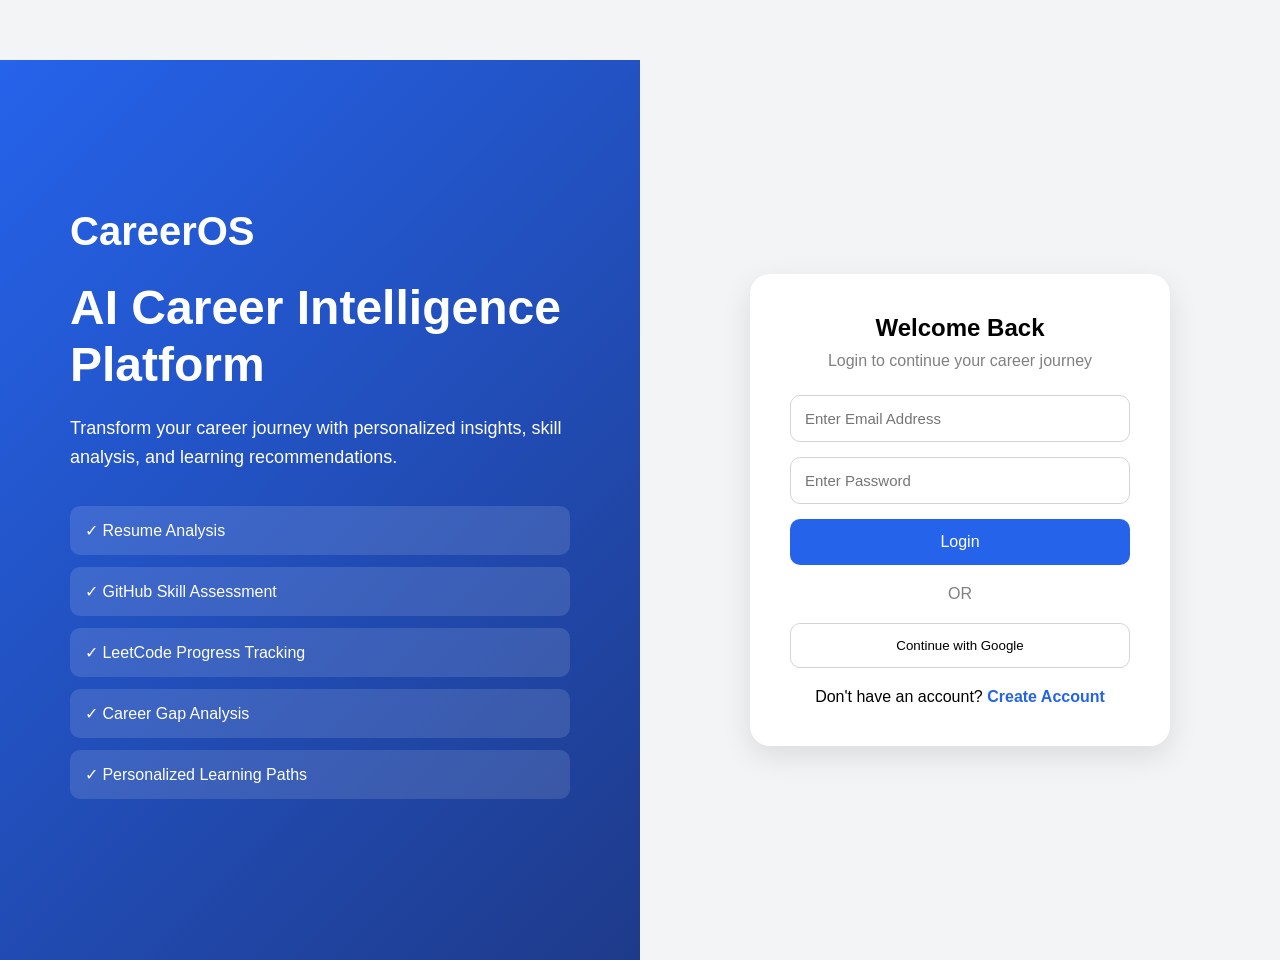
<file: index.html>
<!DOCTYPE html>
<html lang="en">
<head>
    <meta charset="UTF-8">
    <meta name="viewport" content="width=device-width, initial-scale=1.0">
    <title>CareerOS</title>
    <link rel="stylesheet" href="css/style.css">
</head>
<body>


    <div class="main-content">

        <!-- Page Content Goes Here -->

    </div>

</div>
<div class="container">

    <div class="left-panel">

        <div class="logo">
            CareerOS
        </div>

        <h1>
            AI Career Intelligence Platform
        </h1>

        <p>
            Transform your career journey with personalized insights,
            skill analysis, and learning recommendations.
        </p>

        <div class="features">

            <div class="feature">✓ Resume Analysis</div>

            <div class="feature">✓ GitHub Skill Assessment</div>

            <div class="feature">✓ LeetCode Progress Tracking</div>

            <div class="feature">✓ Career Gap Analysis</div>

            <div class="feature">✓ Personalized Learning Paths</div>

        </div>

    </div>

    <div class="right-panel">

        <div class="login-card">

            <h2>Welcome Back</h2>

            <p class="subtitle">
                Login to continue your career journey
            </p>

            <input
                type="email"
                placeholder="Enter Email Address">

            <input
                type="password"
                placeholder="Enter Password">

            <button class="login-btn">
                Login
            </button>

            <div class="divider">
                OR
            </div>

            <button class="google-btn">
                Continue with Google
            </button>

            <p class="signup-text">
                Don't have an account?

                <a href="signup.html">
                    Create Account
                </a>
            </p>

        </div>

    </div>

</div>

</body>
</html>
</file>
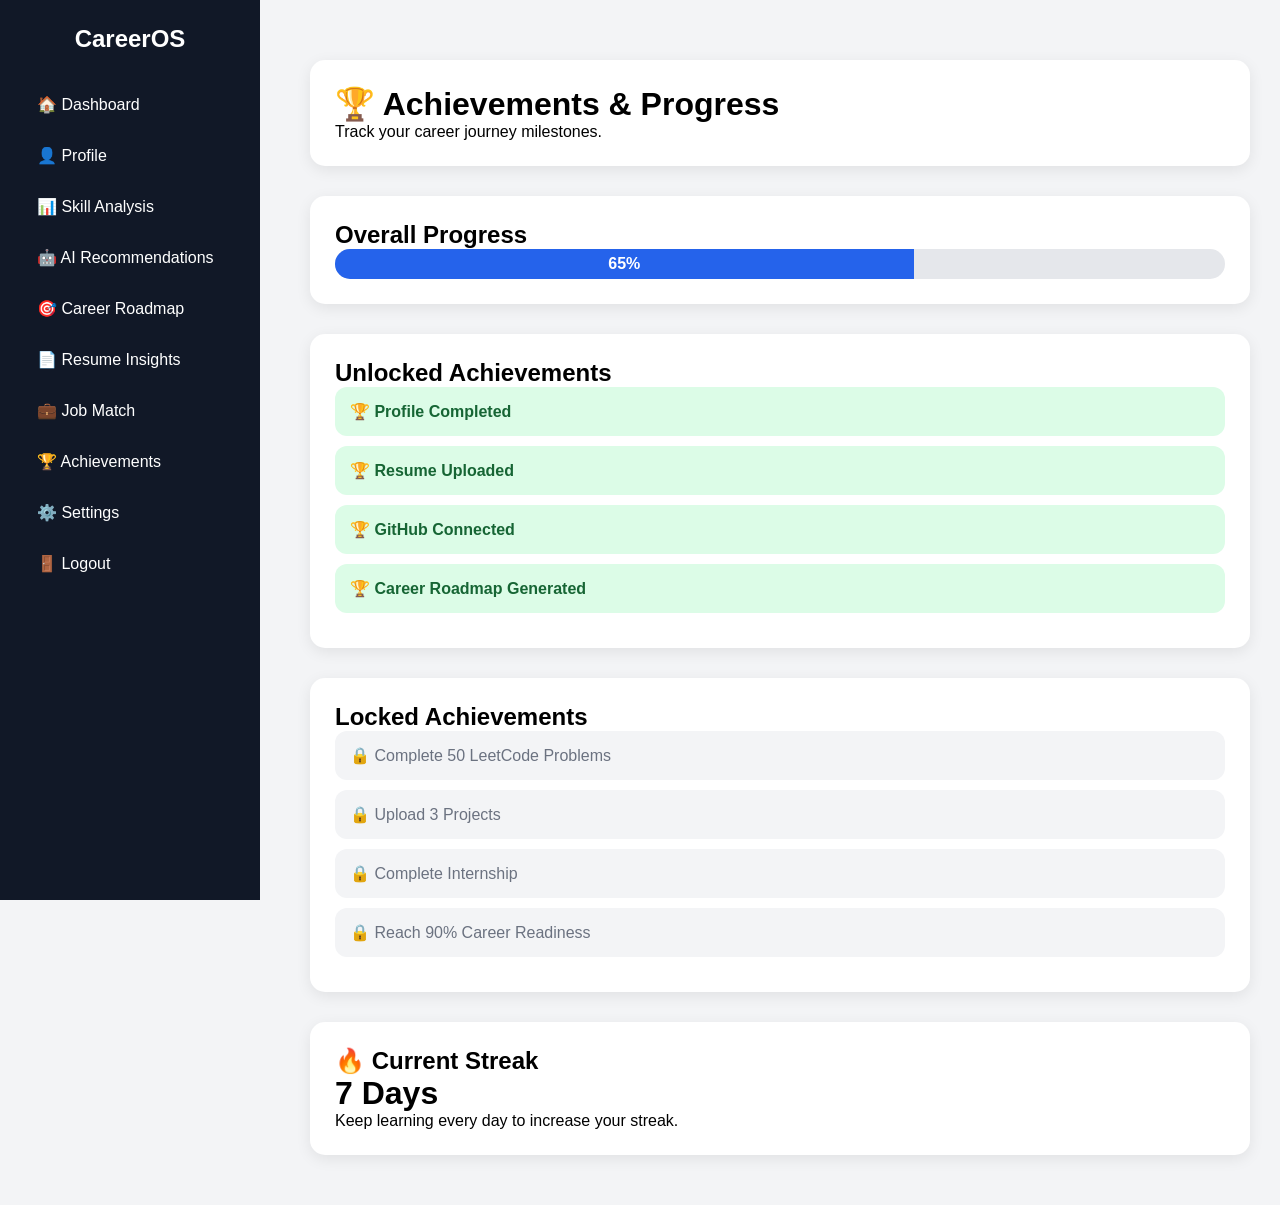
<file: achievements.html>
<!DOCTYPE html>
<html lang="en">
<head>

<meta charset="UTF-8">
<meta name="viewport" content="width=device-width, initial-scale=1.0">

<title>CareerOS - Achievements</title>

<link rel="stylesheet" href="css/style.css">

</head>
<body>
    <div class="layout">

    <div class="sidebar">

        <h2>CareerOS</h2>

        <a href="dashboard.html">🏠 Dashboard</a>

        <a href="profile-view.html">👤 Profile</a>

        <a href="skill-analysis.html">📊 Skill Analysis</a>

        <a href="ai-recommendations.html">🤖 AI Recommendations</a>

        <a href="roadmap.html">🎯 Career Roadmap</a>

        <a href="resume-insights.html">📄 Resume Insights</a>

        <a href="job-match.html">💼 Job Match</a>

        <a href="achievements.html">🏆 Achievements</a>

        <a href="settings.html">⚙️ Settings</a>

        <a href="index.html">🚪 Logout</a>

    </div>

    <div class="main-content">

       <div class="section">

        <h1>🏆 Achievements & Progress</h1>

        <p>
            Track your career journey milestones.
        </p>

    </div>

    <div class="section">

        <h2>Overall Progress</h2>

        <div class="progress-bar">

            <div class="progress-fill">

                65%

            </div>

        </div>

    </div>

    <div class="section">

        <h2>Unlocked Achievements</h2>

        <div class="achievement-card">

            🏆 Profile Completed

        </div>

        <div class="achievement-card">

            🏆 Resume Uploaded

        </div>

        <div class="achievement-card">

            🏆 GitHub Connected

        </div>

        <div class="achievement-card">

            🏆 Career Roadmap Generated

        </div>

    </div>

    <div class="section">

        <h2>Locked Achievements</h2>

        <div class="locked-card">

            🔒 Complete 50 LeetCode Problems

        </div>

        <div class="locked-card">

            🔒 Upload 3 Projects

        </div>

        <div class="locked-card">

            🔒 Complete Internship

        </div>

        <div class="locked-card">

            🔒 Reach 90% Career Readiness

        </div>

    </div>

    <div class="section">

        <h2>🔥 Current Streak</h2>

        <h1>7 Days</h1>

        <p>
            Keep learning every day to increase your streak.
        </p>

    </div>

    </div>

</div>



    

</body>
</html>
</file>
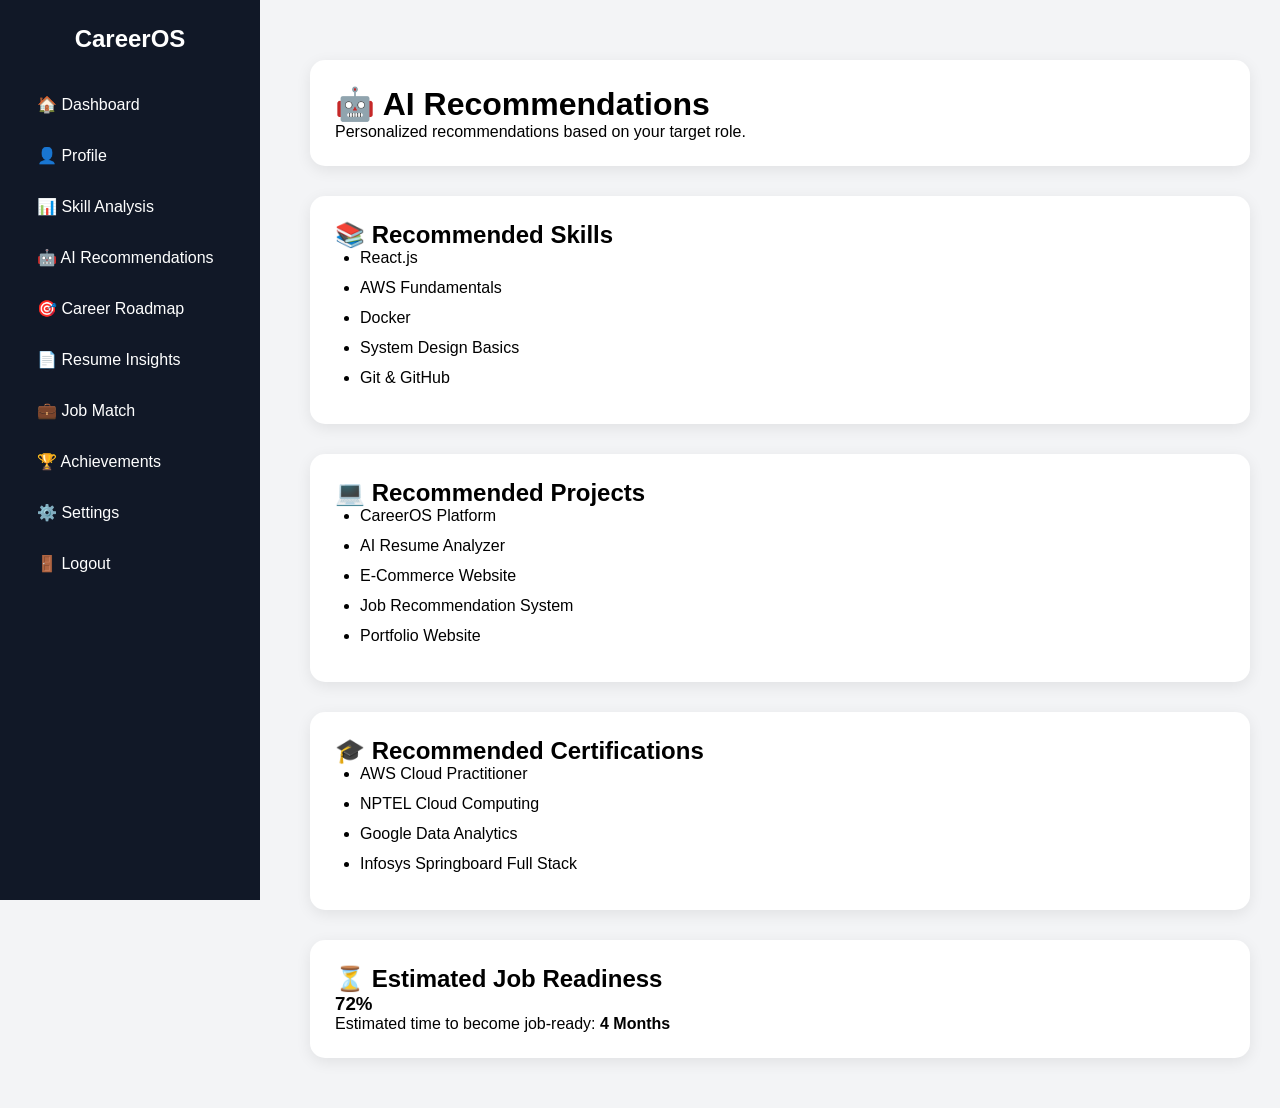
<file: ai-recommendations.html>
<!DOCTYPE html>
<html lang="en">
<head>
<meta charset="UTF-8">
<meta name="viewport" content="width=device-width, initial-scale=1.0">

<title>CareerOS - AI Recommendations</title>

<link rel="stylesheet" href="css/style.css">
</head>
<body>
    <div class="layout">

    <div class="sidebar">

        <h2>CareerOS</h2>

        <a href="dashboard.html">🏠 Dashboard</a>

        <a href="profile-view.html">👤 Profile</a>

        <a href="skill-analysis.html">📊 Skill Analysis</a>

        <a href="ai-recommendations.html">🤖 AI Recommendations</a>

        <a href="roadmap.html">🎯 Career Roadmap</a>

        <a href="resume-insights.html">📄 Resume Insights</a>

        <a href="job-match.html">💼 Job Match</a>

        <a href="achievements.html">🏆 Achievements</a>

        <a href="settings.html">⚙️ Settings</a>

        <a href="index.html">🚪 Logout</a>

    </div>

    <div class="main-content">

       
    <div class="section">

        <h1>🤖 AI Recommendations</h1>

        <p>
            Personalized recommendations based on your target role.
        </p>

    </div>

    <div class="section">

        <h2>📚 Recommended Skills</h2>

        <ul class="recommend-list">

            <li>React.js</li>

            <li>AWS Fundamentals</li>

            <li>Docker</li>

            <li>System Design Basics</li>

            <li>Git & GitHub</li>

        </ul>

    </div>

    <div class="section">

        <h2>💻 Recommended Projects</h2>

        <ul class="recommend-list">

            <li>CareerOS Platform</li>

            <li>AI Resume Analyzer</li>

            <li>E-Commerce Website</li>

            <li>Job Recommendation System</li>

            <li>Portfolio Website</li>

        </ul>

    </div>

    <div class="section">

        <h2>🎓 Recommended Certifications</h2>

        <ul class="recommend-list">

            <li>AWS Cloud Practitioner</li>

            <li>NPTEL Cloud Computing</li>

            <li>Google Data Analytics</li>

            <li>Infosys Springboard Full Stack</li>

        </ul>

    </div>

    <div class="section">

        <h2>⏳ Estimated Job Readiness</h2>

        <h3>72%</h3>

        <p>
            Estimated time to become job-ready:
            <strong>4 Months</strong>
        </p>

    </div>

    </div>

</div>



    


</body>
</html>
</file>
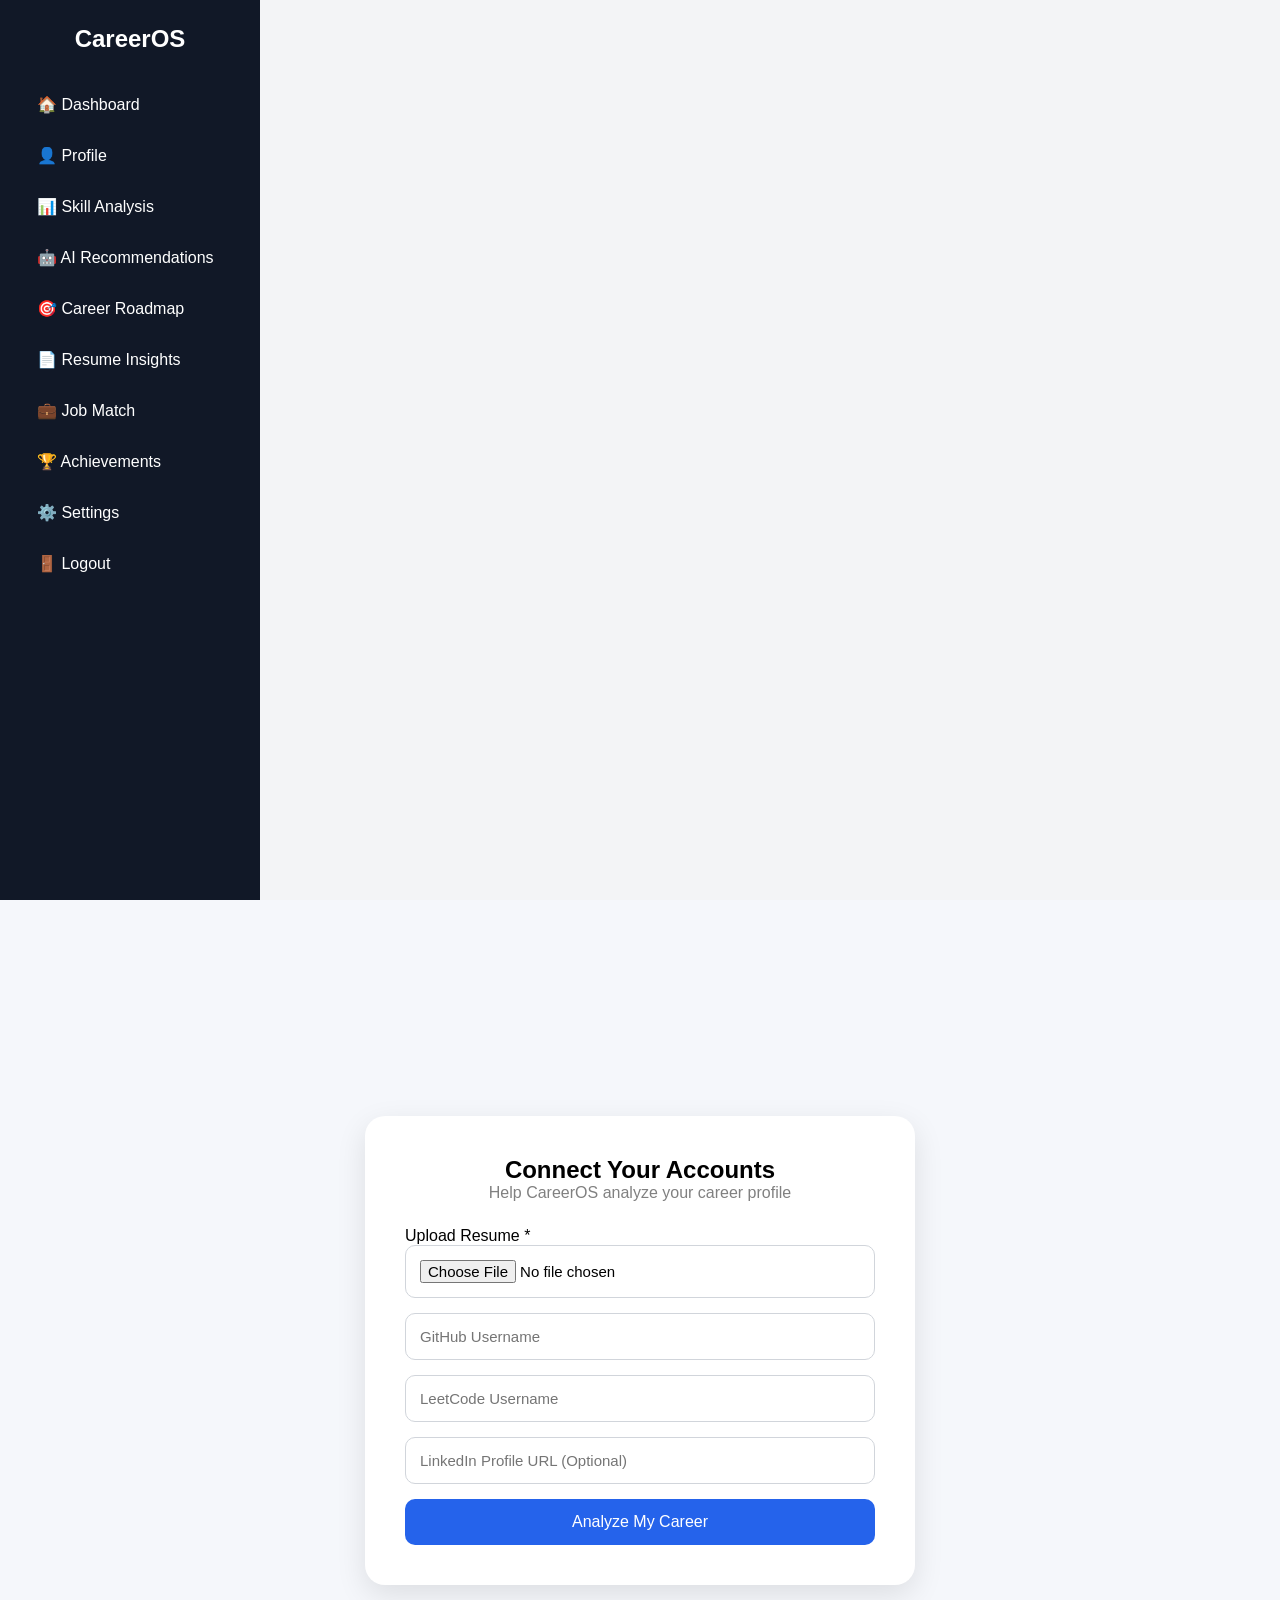
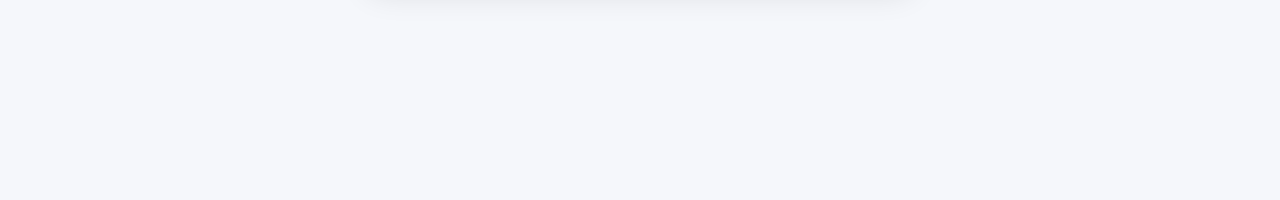
<file: connect-accounts.html>
<!DOCTYPE html>
<html lang="en">
<head>
    <meta charset="UTF-8">
    <meta name="viewport" content="width=device-width, initial-scale=1.0">
    <title>CareerOS - Connect Accounts</title>

    <link rel="stylesheet" href="css/style.css">
</head>
<body>
    <div class="layout">

    <div class="sidebar">

        <h2>CareerOS</h2>

        <a href="dashboard.html">🏠 Dashboard</a>

        <a href="profile-view.html">👤 Profile</a>

        <a href="skill-analysis.html">📊 Skill Analysis</a>

        <a href="ai-recommendations.html">🤖 AI Recommendations</a>

        <a href="roadmap.html">🎯 Career Roadmap</a>

        <a href="resume-insights.html">📄 Resume Insights</a>

        <a href="job-match.html">💼 Job Match</a>

        <a href="achievements.html">🏆 Achievements</a>

        <a href="settings.html">⚙️ Settings</a>

        <a href="index.html">🚪 Logout</a>

    </div>

    <div class="main-content">

        

    </div>

</div>

<div class="connect-container">

    <div class="connect-card">

        <h2>Connect Your Accounts</h2>

        <p class="subtitle">
            Help CareerOS analyze your career profile
        </p>

        <!-- Resume Upload -->

        <label>Upload Resume *</label>

        <input
            type="file"
            id="resume"
            accept=".pdf,.doc,.docx">

        <p id="resumeError" class="error-message"></p>

        <!-- GitHub -->

        <input
            type="text"
            id="github"
            placeholder="GitHub Username">

        <p id="githubError" class="error-message"></p>

        <!-- LeetCode -->

        <input
            type="text"
            id="leetcode"
            placeholder="LeetCode Username">

        <p id="leetcodeError" class="error-message"></p>

        <!-- LinkedIn -->

        <input
            type="url"
            id="linkedin"
            placeholder="LinkedIn Profile URL (Optional)">

        <p id="linkedinError" class="error-message"></p>

        <button onclick="analyzeCareer()">
            Analyze My Career
        </button>

    </div>

</div>

<script src="js/connect.js"></script>

</body>
</html>
</file>
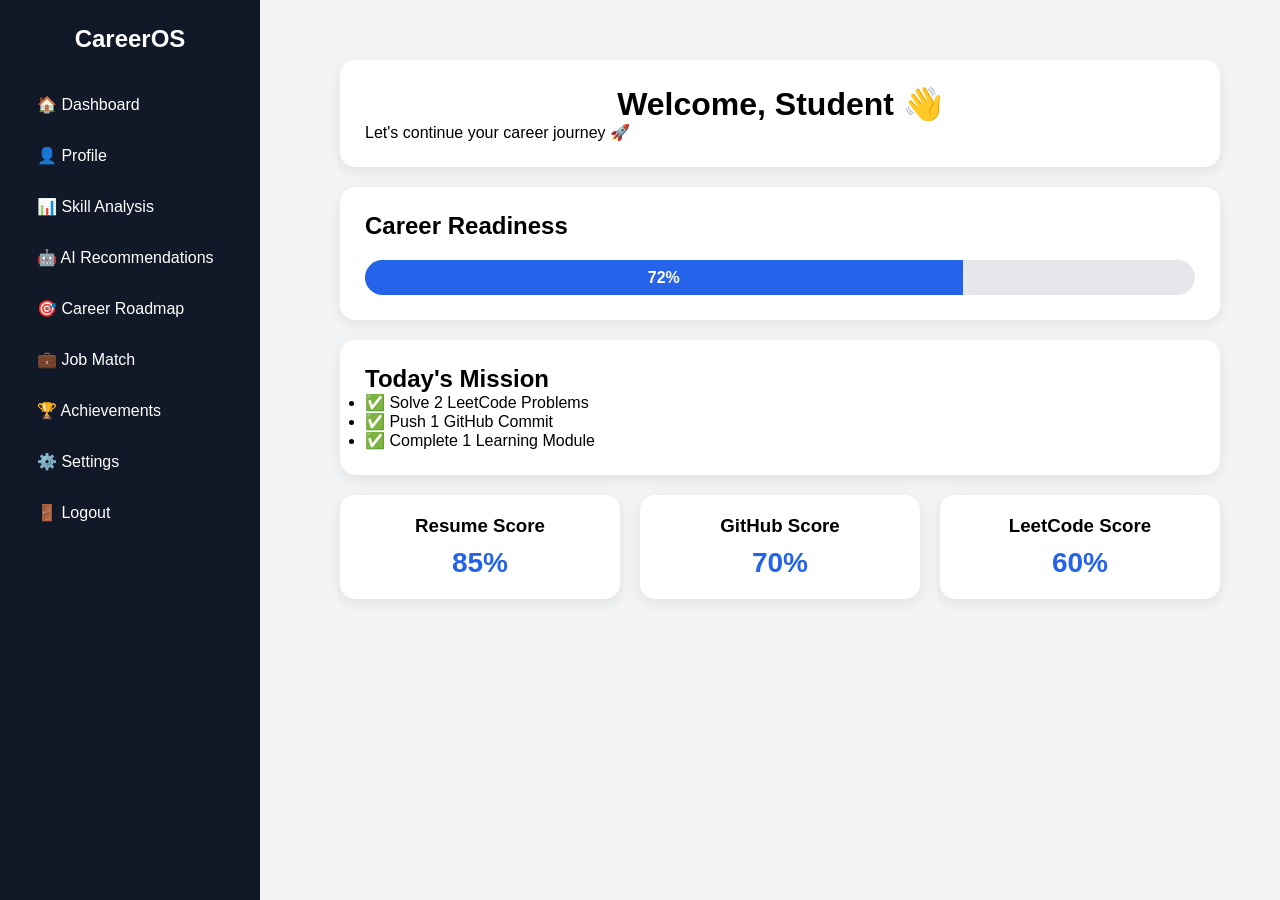
<file: dashboard.html>
<!DOCTYPE html>

<html lang="en">
<head>
<meta charset="UTF-8">
<meta name="viewport" content="width=device-width, initial-scale=1.0">

<title>CareerOS Dashboard</title>

<link rel="stylesheet" href="css/style.css">
</head>

<body>

<div class="layout">


<button class="menu-btn" onclick="toggleSidebar()">
    ☰
</button>

<div class="sidebar">

    <h2>CareerOS</h2>

    <a href="dashboard.html">🏠 Dashboard</a>
    <a href="profile-view.html">👤 Profile</a>
    <a href="skill-analysis.html">📊 Skill Analysis</a>
    <a href="ai-recommendations.html">🤖 AI Recommendations</a>
    <a href="roadmap.html">🎯 Career Roadmap</a>
    <a href="job-match.html">💼 Job Match</a>
    <a href="achievements.html">🏆 Achievements</a>
    <a href="settings.html">⚙️ Settings</a>
    <a href="index.html">🚪 Logout</a>

</div>

<div class="main-content">

    <div class="dashboard-container">

        <div class="welcome-card">

            <h1 id="welcomeName">
                Welcome
            </h1>

            <p>
                Let's continue your career journey 🚀
            </p>

        </div>

        <div class="readiness-card">

            <h2>Career Readiness</h2>

            <div class="meter">

                <div class="meter-fill">
                    72%
                </div>

            </div>

        </div>

        <div class="mission-card">

            <h2>Today's Mission</h2>

            <ul>

                <li>✅ Solve 2 LeetCode Problems</li>
                <li>✅ Push 1 GitHub Commit</li>
                <li>✅ Complete 1 Learning Module</li>

            </ul>

        </div>

        <div class="stats-grid">

            <div class="stat-card">

                <h3>Resume Score</h3>

                <p>85%</p>

            </div>

            <div class="stat-card">

                <h3>GitHub Score</h3>

                <p>70%</p>

            </div>

            <div class="stat-card">

                <h3>LeetCode Score</h3>

                <p>60%</p>

            </div>

        </div>

    </div>

</div>


</div>

<script>

function toggleSidebar(){

    document.querySelector(".sidebar")
    .classList.toggle("show");

}

const firstName =
localStorage.getItem("firstName") || "Student";

document.getElementById("welcomeName")
.innerText =
`Welcome, ${firstName} 👋`;

</script>

</body>
</html>
</file>
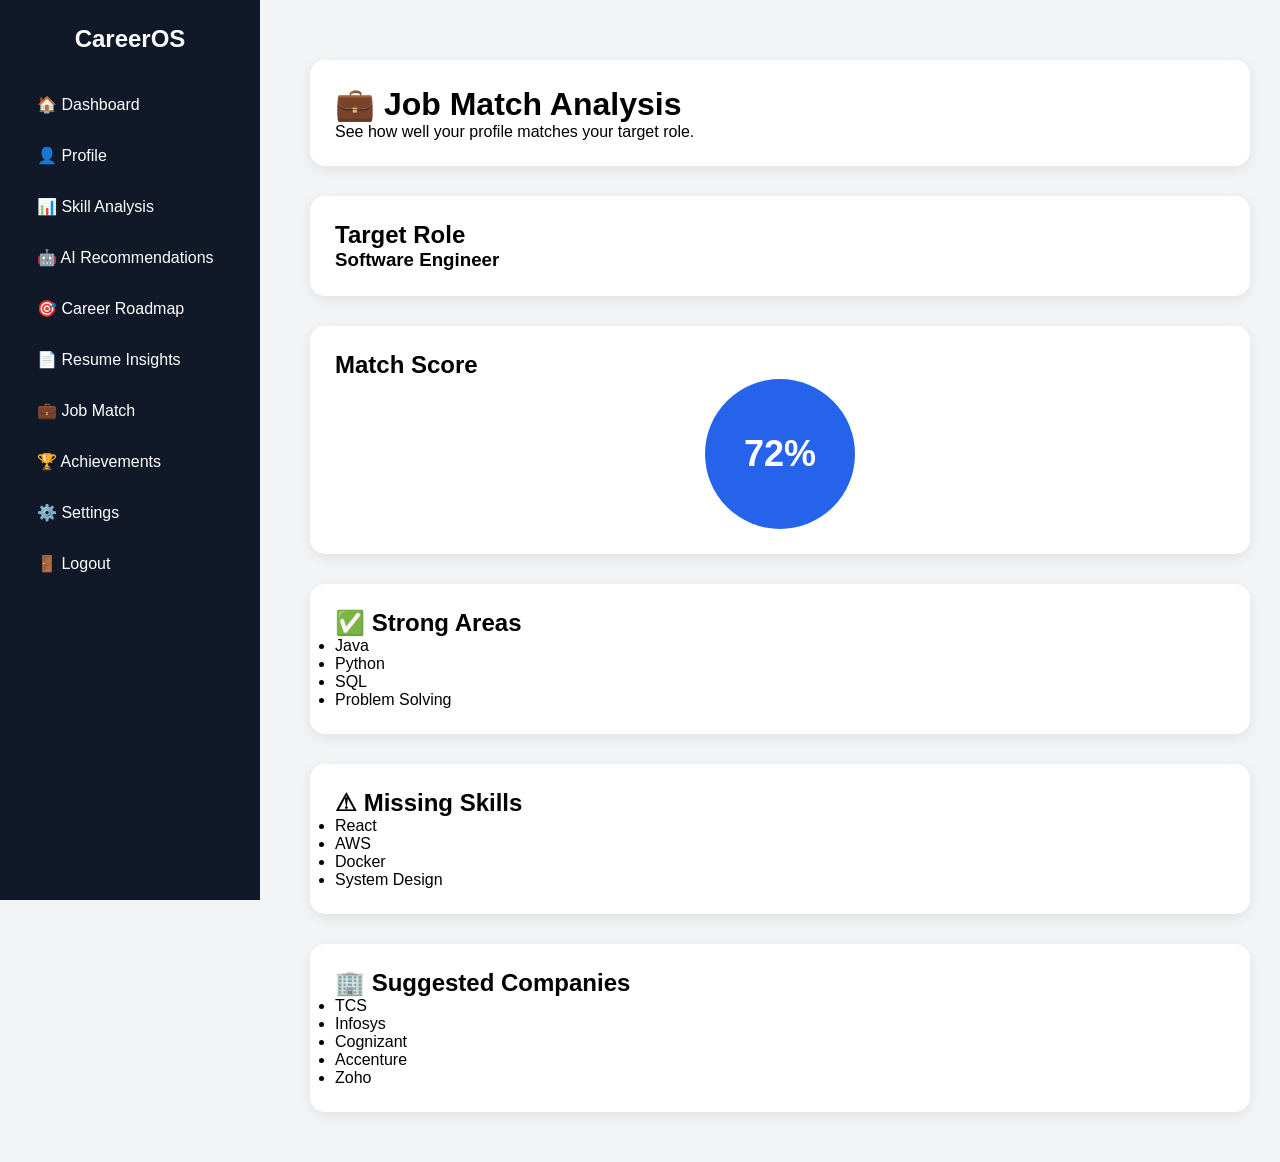
<file: job-match.html>
<!DOCTYPE html>
<html lang="en">
<head>

<meta charset="UTF-8">
<meta name="viewport" content="width=device-width, initial-scale=1.0">

<title>CareerOS - Job Match</title>

<link rel="stylesheet" href="css/style.css">

</head>
<body>
<div class="layout">

    <div class="sidebar">

        <h2>CareerOS</h2>

        <a href="dashboard.html">🏠 Dashboard</a>

        <a href="profile-view.html">👤 Profile</a>

        <a href="skill-analysis.html">📊 Skill Analysis</a>

        <a href="ai-recommendations.html">🤖 AI Recommendations</a>

        <a href="roadmap.html">🎯 Career Roadmap</a>

        <a href="resume-insights.html">📄 Resume Insights</a>

        <a href="job-match.html">💼 Job Match</a>

        <a href="achievements.html">🏆 Achievements</a>

        <a href="settings.html">⚙️ Settings</a>

        <a href="index.html">🚪 Logout</a>

    </div>

    <div class="main-content">

       <div class="section">

        <h1>💼 Job Match Analysis</h1>

        <p>
            See how well your profile matches your target role.
        </p>

    </div>

    <div class="section">

        <h2>Target Role</h2>

        <h3 id="targetRoleDisplay">
            Software Engineer
        </h3>

    </div>

    <div class="section">

        <h2>Match Score</h2>

        <div class="match-score">

            72%

        </div>

    </div>

    <div class="section">

        <h2>✅ Strong Areas</h2>

        <ul>

            <li>Java</li>

            <li>Python</li>

            <li>SQL</li>

            <li>Problem Solving</li>

        </ul>

    </div>

    <div class="section">

        <h2>⚠ Missing Skills</h2>

        <ul>

            <li>React</li>

            <li>AWS</li>

            <li>Docker</li>

            <li>System Design</li>

        </ul>

    </div>

    <div class="section">

        <h2>🏢 Suggested Companies</h2>

        <ul>

            <li>TCS</li>

            <li>Infosys</li>

            <li>Cognizant</li>

            <li>Accenture</li>

            <li>Zoho</li>

        </ul>

    </div>

    </div>

</div>


    <script>

document.getElementById("targetRoleDisplay")
.innerText =
localStorage.getItem("targetRole") ||
"Software Engineer";

</script>

</body>
</html>
</file>
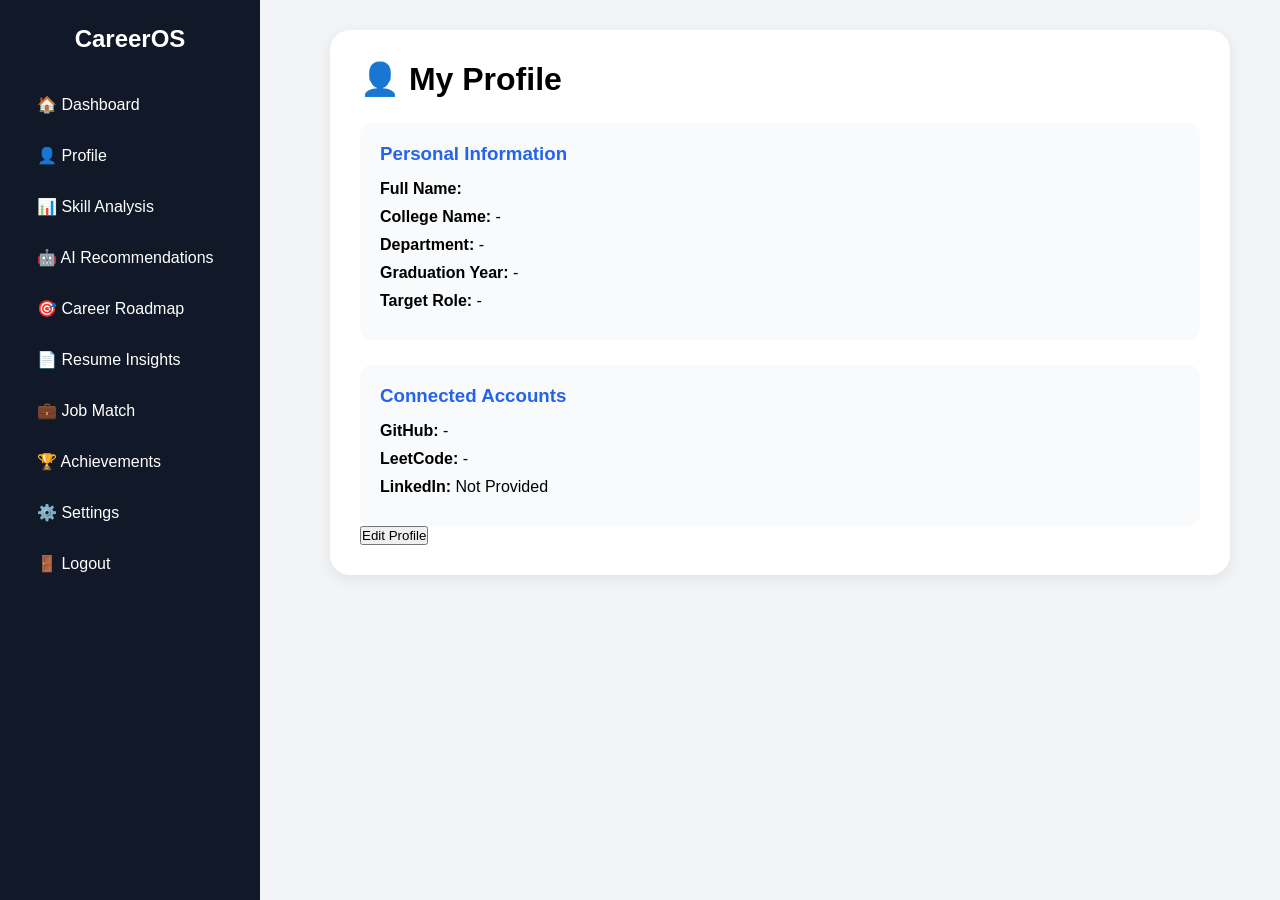
<file: profile-view.html>
<!DOCTYPE html>
<html lang="en">
<head>
<meta charset="UTF-8">
<meta name="viewport" content="width=device-width, initial-scale=1.0">
<title>CareerOS - My Profile</title>

<link rel="stylesheet" href="css/style.css">
</head>
<body>
<div class="layout">

    <div class="sidebar">

        <h2>CareerOS</h2>

        <a href="dashboard.html">🏠 Dashboard</a>

        <a href="profile-view.html">👤 Profile</a>

        <a href="skill-analysis.html">📊 Skill Analysis</a>

        <a href="ai-recommendations.html">🤖 AI Recommendations</a>

        <a href="roadmap.html">🎯 Career Roadmap</a>

        <a href="resume-insights.html">📄 Resume Insights</a>

        <a href="job-match.html">💼 Job Match</a>

        <a href="achievements.html">🏆 Achievements</a>

        <a href="settings.html">⚙️ Settings</a>

        <a href="index.html">🚪 Logout</a>

    </div>

    <div class="main-content">

       <div class="profile-view-card">

        <h1>👤 My Profile</h1>

        <div class="profile-section">

            <h3>Personal Information</h3>

            <p><strong>Full Name:</strong> <span id="fullName"></span></p>

            <p><strong>College Name:</strong> <span id="collegeName"></span></p>

            <p><strong>Department:</strong> <span id="branch"></span></p>

            <p><strong>Graduation Year:</strong> <span id="graduationYear"></span></p>

            <p><strong>Target Role:</strong> <span id="targetRole"></span></p>

        </div>

        <div class="profile-section">

            <h3>Connected Accounts</h3>

            <p><strong>GitHub:</strong> <span id="github"></span></p>

            <p><strong>LeetCode:</strong> <span id="leetcode"></span></p>

            <p><strong>LinkedIn:</strong> <span id="linkedin"></span></p>

        </div>

        <button onclick="window.location.href='profile.html'">
            Edit Profile
        </button>

    </div>

    </div>

</div>


    <script>

const firstName = localStorage.getItem("firstName") || "";
const middleName = localStorage.getItem("middleName") || "";
const lastName = localStorage.getItem("lastName") || "";

document.getElementById("fullName").innerText =
`${firstName} ${middleName} ${lastName}`;

document.getElementById("collegeName").innerText =
localStorage.getItem("collegeName") || "-";

document.getElementById("branch").innerText =
localStorage.getItem("branch") || "-";

document.getElementById("graduationYear").innerText =
localStorage.getItem("graduationYear") || "-";

document.getElementById("targetRole").innerText =
localStorage.getItem("targetRole") || "-";

document.getElementById("github").innerText =
localStorage.getItem("github") || "-";

document.getElementById("leetcode").innerText =
localStorage.getItem("leetcode") || "-";

document.getElementById("linkedin").innerText =
localStorage.getItem("linkedin") || "Not Provided";

</script>

</body>
</html>
</file>
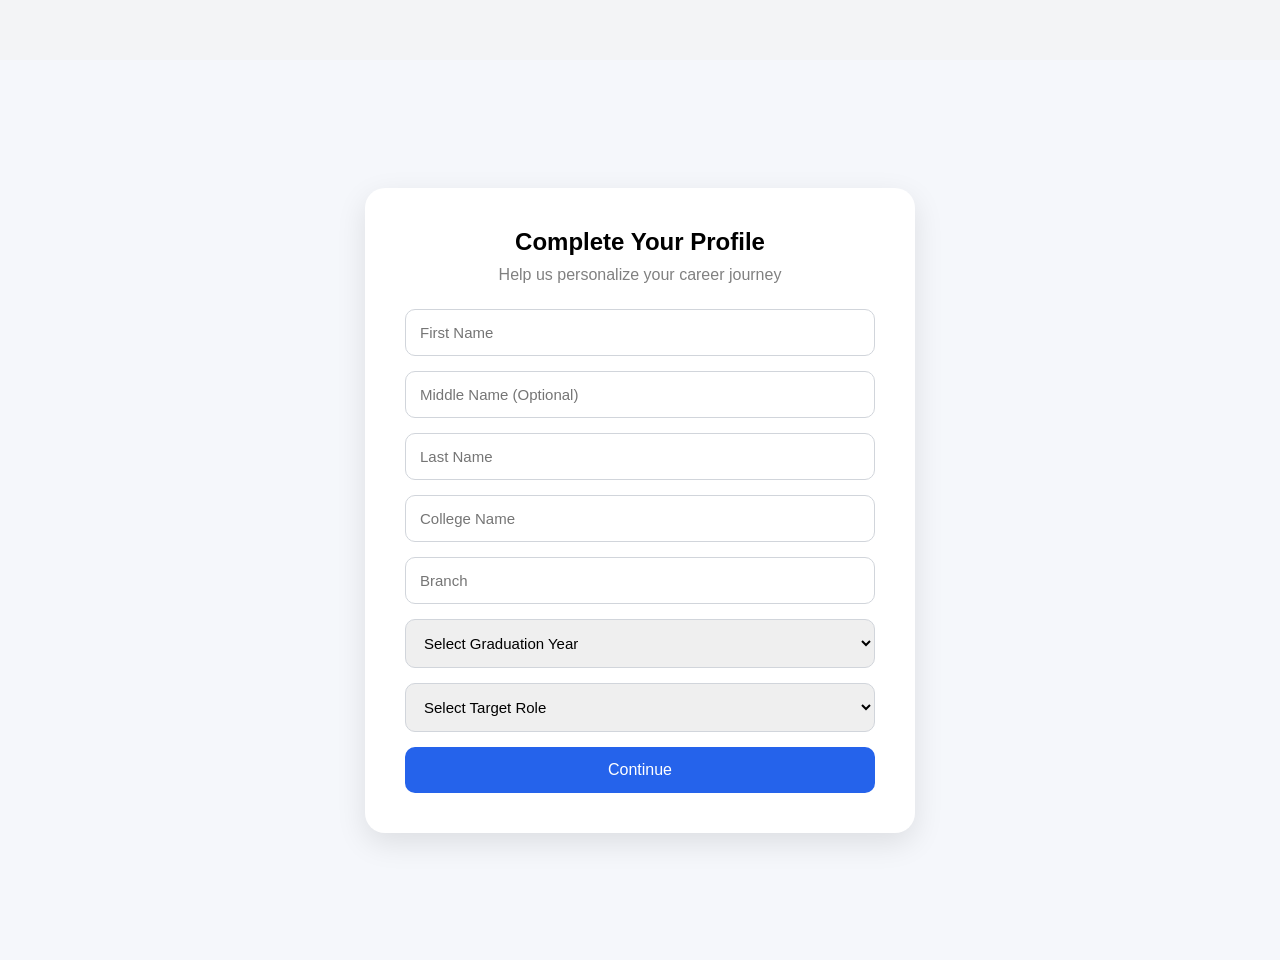
<file: profile.html>
<!DOCTYPE html>
<html lang="en">
<head>
    <meta charset="UTF-8">
    <meta name="viewport" content="width=device-width, initial-scale=1.0">
    <title>CareerOS - Profile Setup</title>

    <link rel="stylesheet" href="css/style.css">
</head>
<body>


    <div class="main-content">

        <!-- Page Content Goes Here -->

    </div>

</div>
<div class="profile-container">

    <div class="profile-card">

        <h2>Complete Your Profile</h2>

        <p class="subtitle">
            Help us personalize your career journey
        </p>

        <input type="text" id="firstName" placeholder="First Name">
        <p id="firstNameError" class="error-message"></p>

        <input type="text" id="middleName" placeholder="Middle Name (Optional)">

        <input type="text" id="lastName" placeholder="Last Name">
        <p id="lastNameError" class="error-message"></p>

        <input type="text" id="collegeName" placeholder="College Name">
        <p id="collegeError" class="error-message"></p>

        <input type="text" id="branch" placeholder="Branch">
        <p id="branchError" class="error-message"></p>

        <select id="graduationYear">
            <option value="">Select Graduation Year</option>
        </select>
        <p id="graduationYearError" class="error-message"></p>

        <select id="targetRole">
            <option value="">Select Target Role</option>

            <option>Software Engineer</option>
            <option>Full Stack Developer</option>
            <option>Frontend Developer</option>
            <option>Backend Developer</option>
            <option>Data Analyst</option>
            <option>Data Scientist</option>
            <option>AI / ML Engineer</option>
            <option>Cloud Engineer</option>
            <option>DevOps Engineer</option>
            <option>Cyber Security Analyst</option>
            <option>QA Automation Engineer</option>
            <option>Mobile App Developer</option>
            <option>UI/UX Designer</option>
            <option>Product Manager</option>

            <option value="other">Other</option>
        </select>

        <p id="targetRoleError" class="error-message"></p>

        <input
            type="text"
            id="customRole"
            placeholder="Enter Your Target Role"
            style="display:none;">

        <p id="customRoleError" class="error-message"></p>

        <button onclick="validateProfile()">
            Continue
        </button>

    </div>

</div>

<script src="js/profile.js"></script>

</body>
</html>
</file>
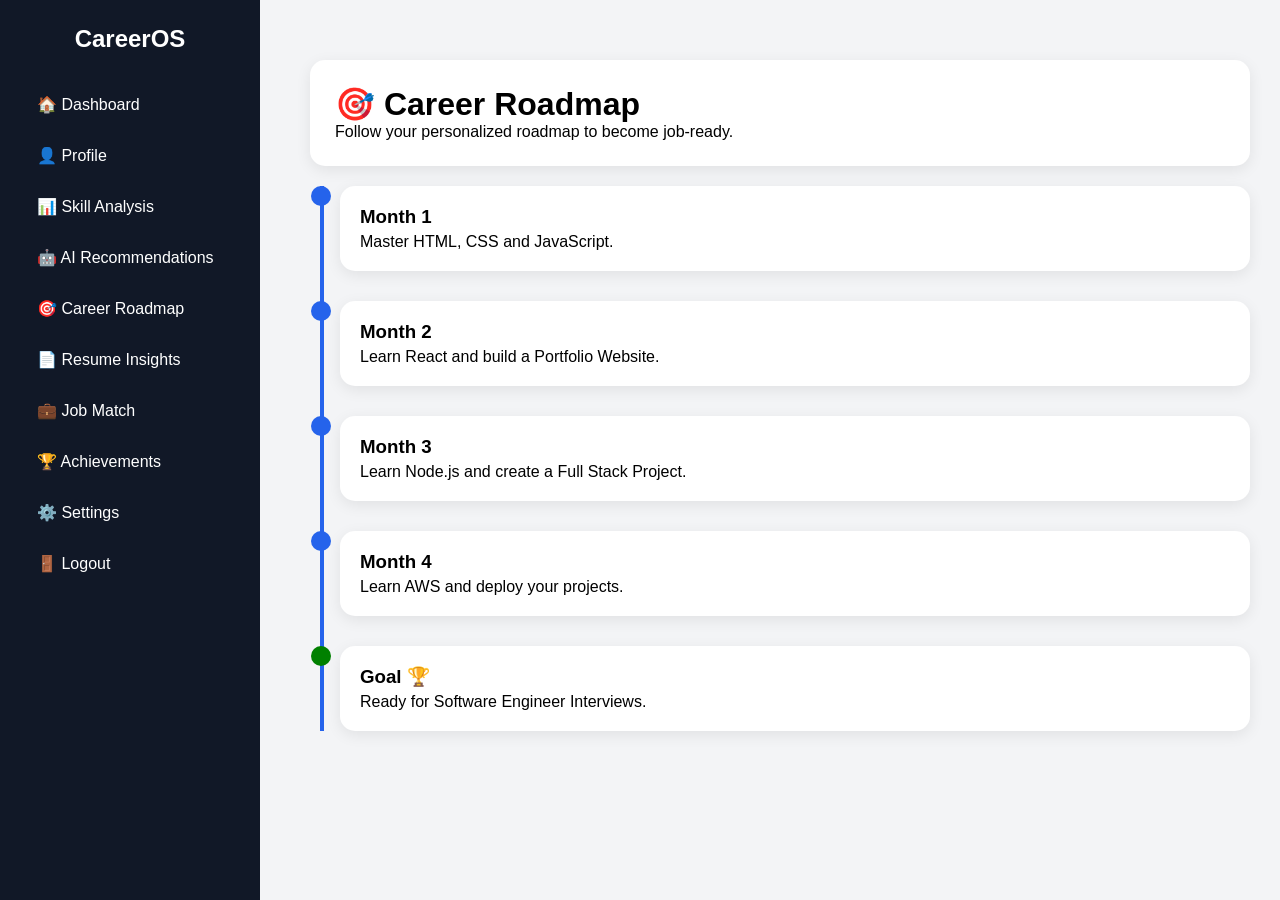
<file: roadmap.html>
<!DOCTYPE html>
<html lang="en">
<head>

<meta charset="UTF-8">
<meta name="viewport" content="width=device-width, initial-scale=1.0">

<title>CareerOS - Career Roadmap</title>

<link rel="stylesheet" href="css/style.css">

</head>
<body>
<div class="layout">

    <div class="sidebar">

        <h2>CareerOS</h2>

        <a href="dashboard.html">🏠 Dashboard</a>

        <a href="profile-view.html">👤 Profile</a>

        <a href="skill-analysis.html">📊 Skill Analysis</a>

        <a href="ai-recommendations.html">🤖 AI Recommendations</a>

        <a href="roadmap.html">🎯 Career Roadmap</a>

        <a href="resume-insights.html">📄 Resume Insights</a>

        <a href="job-match.html">💼 Job Match</a>

        <a href="achievements.html">🏆 Achievements</a>

        <a href="settings.html">⚙️ Settings</a>

        <a href="index.html">🚪 Logout</a>

    </div>

    <div class="main-content">

        <div class="section">

        <h1>🎯 Career Roadmap</h1>

        <p>
            Follow your personalized roadmap to become job-ready.
        </p>

    </div>

    <div class="roadmap">

        <div class="roadmap-item">

            <div class="roadmap-dot"></div>

            <div class="roadmap-content">

                <h3>Month 1</h3>

                <p>
                    Master HTML, CSS and JavaScript.
                </p>

            </div>

        </div>

        <div class="roadmap-item">

            <div class="roadmap-dot"></div>

            <div class="roadmap-content">

                <h3>Month 2</h3>

                <p>
                    Learn React and build a Portfolio Website.
                </p>

            </div>

        </div>

        <div class="roadmap-item">

            <div class="roadmap-dot"></div>

            <div class="roadmap-content">

                <h3>Month 3</h3>

                <p>
                    Learn Node.js and create a Full Stack Project.
                </p>

            </div>

        </div>

        <div class="roadmap-item">

            <div class="roadmap-dot"></div>

            <div class="roadmap-content">

                <h3>Month 4</h3>

                <p>
                    Learn AWS and deploy your projects.
                </p>

            </div>

        </div>

        <div class="roadmap-item">

            <div class="roadmap-dot success"></div>

            <div class="roadmap-content">

                <h3>Goal 🏆</h3>

                <p>
                    Ready for Software Engineer Interviews.
                </p>

            </div>

        </div>

    </div>

    </div>

</div>


    


</body>
</html>
</file>
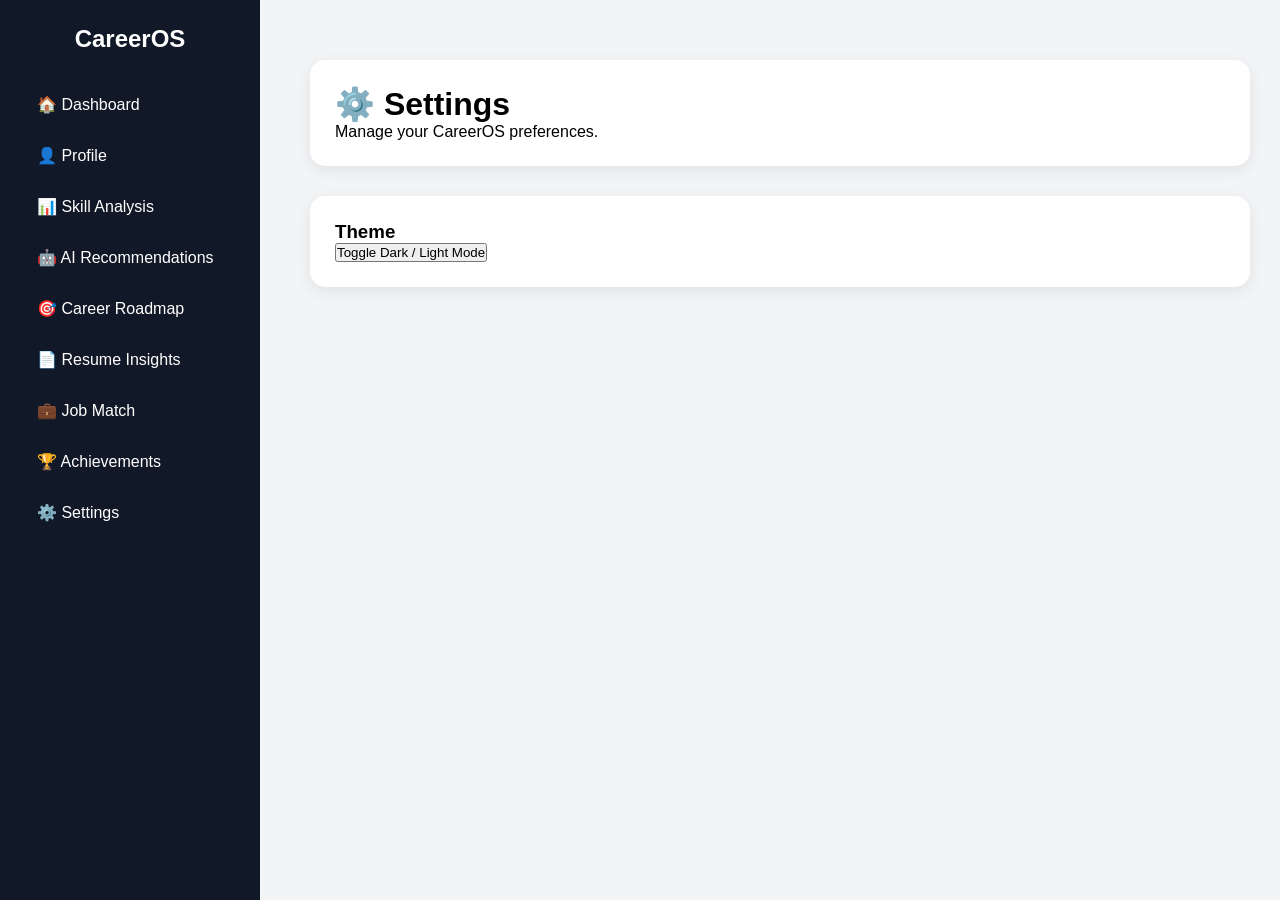
<file: settings.html>
<!DOCTYPE html>
<html lang="en">
<head>

<meta charset="UTF-8">

<meta name="viewport"
content="width=device-width, initial-scale=1.0">

<title>CareerOS Settings</title>

<link rel="stylesheet"
href="css/style.css">

</head>
<body>

<div class="layout">

    <div class="sidebar">

        <h2>CareerOS</h2>

        <a href="dashboard.html">🏠 Dashboard</a>

        <a href="profile-view.html">👤 Profile</a>

        <a href="skill-analysis.html">📊 Skill Analysis</a>

        <a href="ai-recommendations.html">🤖 AI Recommendations</a>

        <a href="roadmap.html">🎯 Career Roadmap</a>

        <a href="resume-insights.html">📄 Resume Insights</a>

        <a href="job-match.html">💼 Job Match</a>

        <a href="achievements.html">🏆 Achievements</a>

        <a href="settings.html">⚙️ Settings</a>

    </div>

    <div class="main-content">

        <div class="section">

            <h1>⚙️ Settings</h1>

            <p>Manage your CareerOS preferences.</p>

        </div>

        <div class="section">

            <h3>Theme</h3>

            <button onclick="toggleTheme()">
                Toggle Dark / Light Mode
            </button>

        </div>

    </div>

</div>

<script>

function toggleTheme(){

    document.body.classList.toggle("dark-mode");

}

</script>

</body>
</html>
</file>
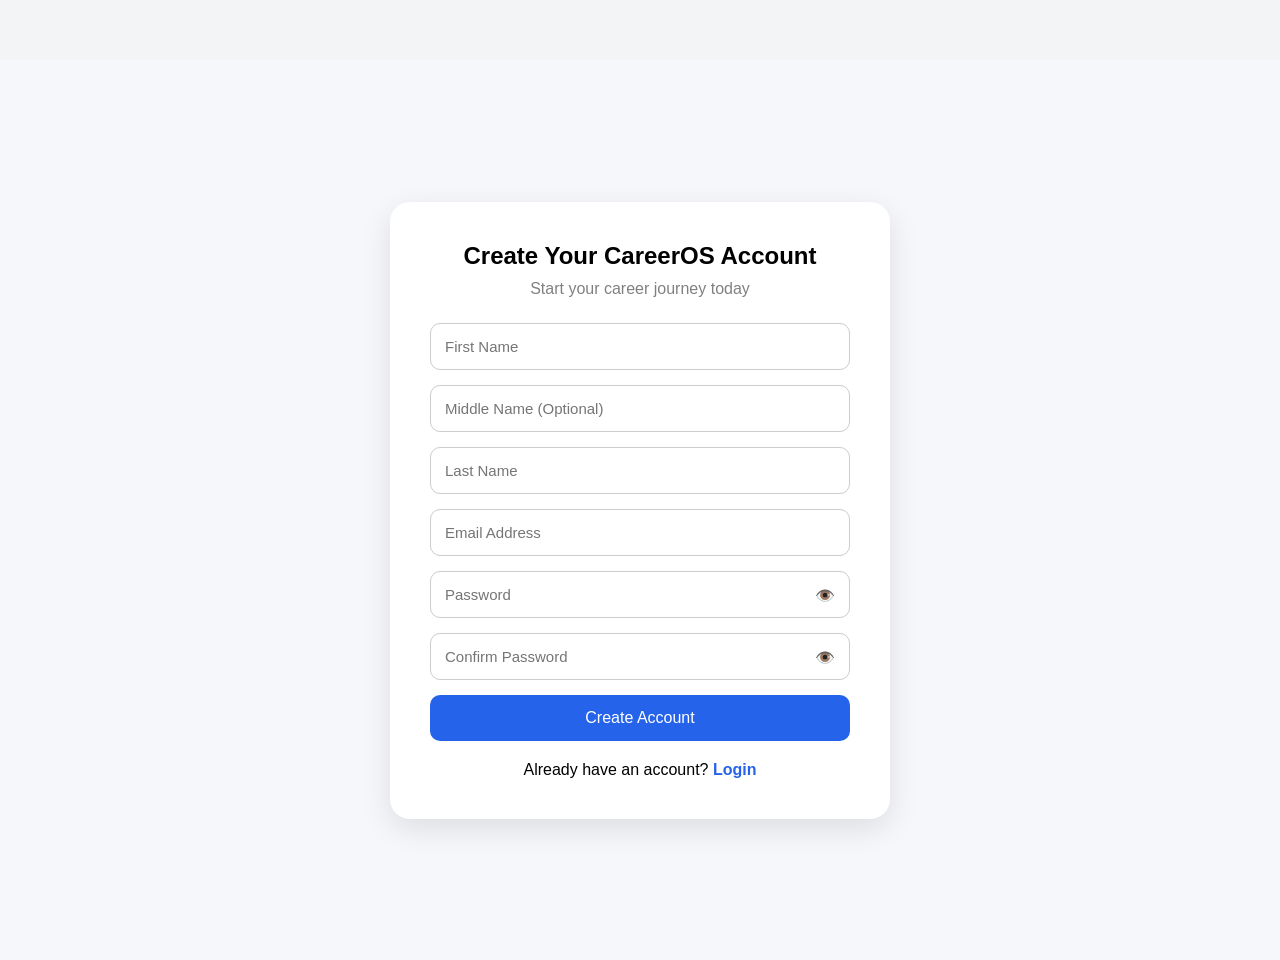
<file: signup.html>
<!DOCTYPE html>
<html lang="en">
<head>
    <meta charset="UTF-8">
    <meta name="viewport" content="width=device-width, initial-scale=1.0">
    <title>CareerOS - Signup</title>

    <link rel="stylesheet" href="css/style.css">
</head>

<body>


    <div class="main-content">

        <!-- Page Content Goes Here -->

    </div>

</div>
<div class="signup-container">

    <div class="signup-card">

        <h2>Create Your CareerOS Account</h2>

        <p class="subtitle">
            Start your career journey today
        </p>

        <!-- Success Message -->

        <div id="successMessage" class="success-message">
            ✅ Account Created Successfully! Redirecting...
        </div>

        <!-- First Name -->

        <input
            type="text"
            id="firstName"
            placeholder="First Name">

        <p id="firstNameError" class="error-message"></p>

        <!-- Middle Name -->

        <input
            type="text"
            id="middleName"
            placeholder="Middle Name (Optional)">

        <!-- Last Name -->

        <input
            type="text"
            id="lastName"
            placeholder="Last Name">

        <p id="lastNameError" class="error-message"></p>

        <!-- Email -->

        <input
            type="email"
            id="email"
            placeholder="Email Address">

        <p id="emailError" class="error-message"></p>

        <!-- Password -->

        <div class="password-container">

            <input
                type="password"
                id="password"
                placeholder="Password">

            <span onclick="togglePassword('password')">
                👁️
            </span>

        </div>

        <p id="passwordError" class="error-message"></p>

        <!-- Confirm Password -->

        <div class="password-container">

            <input
                type="password"
                id="confirmPassword"
                placeholder="Confirm Password">

            <span onclick="togglePassword('confirmPassword')">
                👁️
            </span>

        </div>

        <p id="confirmPasswordError" class="error-message"></p>

        <!-- Button -->

        <button onclick="validateSignup()">
            Create Account
        </button>

        <!-- Login Link -->

        <p class="signup-text">

            Already have an account?

            <a href="index.html">
                Login
            </a>

        </p>

    </div>

</div>

<script src="js/app.js"></script>

</body>
</html>
</file>
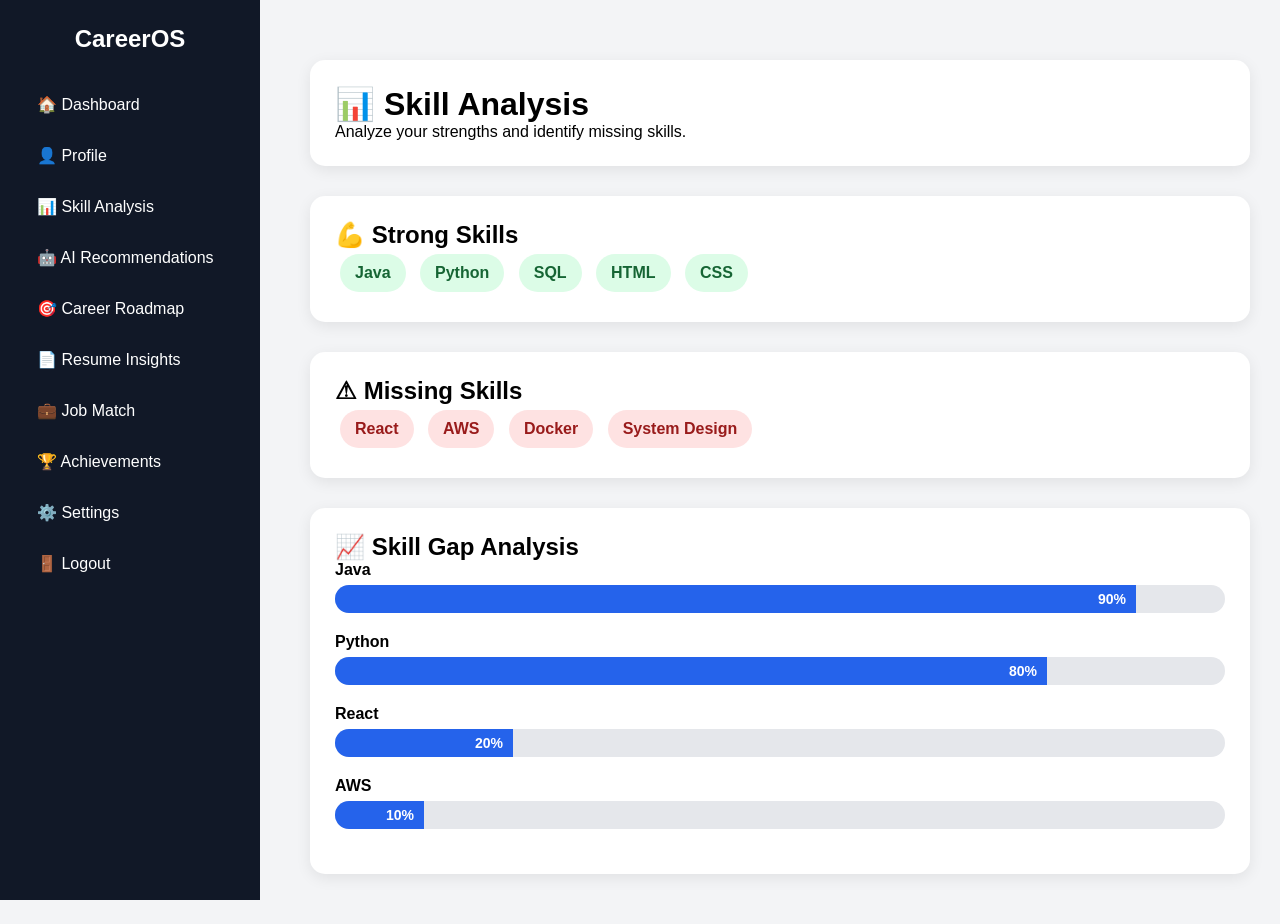
<file: skill-analysis.html>
<!DOCTYPE html>
<html lang="en">
<head>
<meta charset="UTF-8">
<meta name="viewport" content="width=device-width, initial-scale=1.0">
<title>CareerOS - Skill Analysis</title>

<link rel="stylesheet" href="css/style.css">
</head>
<body>
<div class="layout">

    <div class="sidebar">

        <h2>CareerOS</h2>

        <a href="dashboard.html">🏠 Dashboard</a>

        <a href="profile-view.html">👤 Profile</a>

        <a href="skill-analysis.html">📊 Skill Analysis</a>

        <a href="ai-recommendations.html">🤖 AI Recommendations</a>

        <a href="roadmap.html">🎯 Career Roadmap</a>

        <a href="resume-insights.html">📄 Resume Insights</a>

        <a href="job-match.html">💼 Job Match</a>

        <a href="achievements.html">🏆 Achievements</a>

        <a href="settings.html">⚙️ Settings</a>

        <a href="index.html">🚪 Logout</a>

    </div>

    <div class="main-content">

        <div class="section">

        <h1>📊 Skill Analysis</h1>

        <p>
            Analyze your strengths and identify missing skills.
        </p>

    </div>

    <div class="section">

        <h2>💪 Strong Skills</h2>

        <div class="skill-tag">Java</div>

        <div class="skill-tag">Python</div>

        <div class="skill-tag">SQL</div>

        <div class="skill-tag">HTML</div>

        <div class="skill-tag">CSS</div>

    </div>

    <div class="section">

        <h2>⚠ Missing Skills</h2>

        <div class="missing-tag">React</div>

        <div class="missing-tag">AWS</div>

        <div class="missing-tag">Docker</div>

        <div class="missing-tag">System Design</div>

    </div>

    <div class="section">

        <h2>📈 Skill Gap Analysis</h2>

        <div class="skill">

            <span>Java</span>

            <div class="skill-bar">
                <div class="skill-fill java">90%</div>
            </div>

        </div>

        <div class="skill">

            <span>Python</span>

            <div class="skill-bar">
                <div class="skill-fill python">80%</div>
            </div>

        </div>

        <div class="skill">

            <span>React</span>

            <div class="skill-bar">
                <div class="skill-fill react">20%</div>
            </div>

        </div>

        <div class="skill">

            <span>AWS</span>

            <div class="skill-bar">
                <div class="skill-fill aws">10%</div>
            </div>

        </div>

    </div>

    </div>

</div>


    

</body>
</html>
</file>
<file: css/style.css>
*{
    margin:0;
    padding:0;
    box-sizing:border-box;
    font-family:'Segoe UI',sans-serif;
}

body{
    background:#f5f7fb;
}

.container{
    display:flex;
    height:100vh;
}

/* LEFT SIDE */

.left-panel{
    width:50%;
    background:linear-gradient(135deg,#2563eb,#1e3a8a);
    color:white;
    padding:70px;
    display:flex;
    flex-direction:column;
    justify-content:center;
}

.logo{
    font-size:40px;
    font-weight:bold;
    margin-bottom:25px;
}

.left-panel h1{
    font-size:48px;
    line-height:1.2;
    margin-bottom:20px;
}

.left-panel p{
    font-size:18px;
    line-height:1.6;
    margin-bottom:35px;
}

.feature{
    background:rgba(255,255,255,0.12);
    padding:15px;
    border-radius:10px;
    margin-bottom:12px;
}

/* RIGHT SIDE */

.right-panel{
    width:50%;
    display:flex;
    justify-content:center;
    align-items:center;
}

.login-card{
    width:420px;
    background:white;
    padding:40px;
    border-radius:20px;
    box-shadow:0 10px 30px rgba(0,0,0,0.1);
}

.login-card h2{
    text-align:center;
    margin-bottom:10px;
}

.subtitle{
    text-align:center;
    color:gray;
    margin-bottom:25px;
}

input{
    width:100%;
    padding:14px;
    margin-bottom:15px;
    border:1px solid #d1d5db;
    border-radius:10px;
    font-size:15px;
}

.login-btn{
    width:100%;
    padding:14px;
    border:none;
    border-radius:10px;
    background:#2563eb;
    color:white;
    font-size:16px;
    cursor:pointer;
}

.login-btn:hover{
    background:#1d4ed8;
}

.divider{
    text-align:center;
    margin:20px 0;
    color:gray;
}

.google-btn{
    width:100%;
    padding:14px;
    border:1px solid #d1d5db;
    border-radius:10px;
    background:white;
    cursor:pointer;
}

.signup-text{
    text-align:center;
    margin-top:20px;
}

.signup-text a{
    color:#2563eb;
    text-decoration:none;
    font-weight:bold;
}
/* SIGNUP PAGE */

.signup-container{
    height:100vh;
    display:flex;
    justify-content:center;
    align-items:center;
    background:#f5f7fb;
}

.signup-card{
    width:500px;
    background:white;
    padding:40px;
    border-radius:20px;
    box-shadow:0 10px 30px rgba(0,0,0,0.1);
}

.signup-card h2{
    text-align:center;
    margin-bottom:10px;
}

.signup-card .subtitle{
    text-align:center;
    color:gray;
    margin-bottom:25px;
}

.signup-card input{
    width:100%;
    padding:14px;
    margin-bottom:15px;
    border:1px solid #d1d5db;
    border-radius:10px;
}

.signup-card button{
    width:100%;
    padding:14px;
    border:none;
    border-radius:10px;
    background:#2563eb;
    color:white;
    font-size:16px;
    cursor:pointer;
}

.signup-card button:hover{
    background:#1d4ed8;
}
/* PROFILE PAGE */

.profile-container{
    height:100vh;
    display:flex;
    justify-content:center;
    align-items:center;
    background:#f5f7fb;
}

.profile-card{
    width:550px;
    background:white;
    padding:40px;
    border-radius:20px;
    box-shadow:0 10px 30px rgba(0,0,0,0.1);
}

.profile-card h2{
    text-align:center;
    margin-bottom:10px;
}

.profile-card .subtitle{
    text-align:center;
    color:gray;
    margin-bottom:25px;
}

.profile-card input,
.profile-card select{
    width:100%;
    padding:14px;
    margin-bottom:15px;
    border:1px solid #d1d5db;
    border-radius:10px;
    font-size:15px;
}

.profile-card button{
    width:100%;
    padding:14px;
    border:none;
    border-radius:10px;
    background:#2563eb;
    color:white;
    font-size:16px;
    cursor:pointer;
}

.profile-card button:hover{
    background:#1d4ed8;
}
body{
    margin:0;
    padding:0;
    font-family:'Segoe UI',sans-serif;
    background:#f5f7fb;
}

.signup-container{
    height:100vh;
    display:flex;
    justify-content:center;
    align-items:center;
}

.signup-card{
    width:500px;
    background:white;
    padding:40px;
    border-radius:20px;
    box-shadow:0 10px 30px rgba(0,0,0,0.1);
}

.signup-card h2{
    text-align:center;
}

.subtitle{
    text-align:center;
    color:gray;
    margin-bottom:25px;
}

.signup-card input{
    width:100%;
    padding:14px;
    border:1px solid #ccc;
    border-radius:10px;
    margin-bottom:15px;
    font-size:15px;
}

.password-container{
    position:relative;
}

.password-container span{
    position:absolute;
    right:15px;
    top:15px;
    cursor:pointer;
}

.signup-card button{
    width:100%;
    padding:14px;
    background:#2563eb;
    color:white;
    border:none;
    border-radius:10px;
    cursor:pointer;
    font-size:16px;
}

.signup-card button:hover{
    background:#1d4ed8;
}

.signup-text{
    text-align:center;
    margin-top:20px;
}

.signup-text a{
    color:#2563eb;
    text-decoration:none;
}
.error-message{
    color:red;
    font-size:14px;
    margin-top:-10px;
    margin-bottom:10px;
}
.name-row{
    display:flex;
    gap:10px;
    margin-bottom:15px;
}

.name-row input{
    flex:1;
}
.error-message{
    color:red;
    font-size:14px;
    margin-top:-10px;
    margin-bottom:10px;
}

.success-message{
    display:none;
    background:#dcfce7;
    color:#166534;
    border:1px solid #86efac;
    padding:12px;
    border-radius:8px;
    margin-bottom:15px;
    text-align:center;
    font-weight:500;
}
/* PROFILE PAGE */

.profile-container{
    height:100vh;
    display:flex;
    justify-content:center;
    align-items:center;
    background:#f5f7fb;
}

.profile-card{
    width:550px;
    background:white;
    padding:40px;
    border-radius:20px;
    box-shadow:0 10px 30px rgba(0,0,0,0.1);
}

.profile-card h2{
    text-align:center;
    margin-bottom:10px;
}

.profile-card .subtitle{
    text-align:center;
    color:gray;
    margin-bottom:25px;
}

.profile-card input,
.profile-card select{
    width:100%;
    padding:14px;
    margin-bottom:15px;
    border:1px solid #d1d5db;
    border-radius:10px;
    font-size:15px;
    box-sizing:border-box;
}

.profile-card button{
    width:100%;
    padding:14px;
    border:none;
    border-radius:10px;
    background:#2563eb;
    color:white;
    font-size:16px;
    cursor:pointer;
}

.profile-card button:hover{
    background:#1d4ed8;
}
/* CONNECT ACCOUNTS PAGE */

.connect-container{
    height:100vh;
    display:flex;
    justify-content:center;
    align-items:center;
    background:#f5f7fb;
}

.connect-card{
    width:550px;
    background:white;
    padding:40px;
    border-radius:20px;
    box-shadow:0 10px 30px rgba(0,0,0,0.1);
}

.connect-card h2{
    text-align:center;
}

.connect-card .subtitle{
    text-align:center;
    color:gray;
    margin-bottom:25px;
}

.connect-card input{
    width:100%;
    padding:14px;
    margin-bottom:15px;
    border:1px solid #d1d5db;
    border-radius:10px;
    font-size:15px;
    box-sizing:border-box;
}

.connect-card button{
    width:100%;
    padding:14px;
    background:#2563eb;
    color:white;
    border:none;
    border-radius:10px;
    cursor:pointer;
    font-size:16px;
}

.connect-card button:hover{
    background:#1d4ed8;
}
/* DASHBOARD */

.dashboard-container{
    max-width:1200px;
    margin:auto;
    padding:30px;
}

.dashboard-container h1{
    text-align:center;
}

.dashboard-container h3{
    text-align:center;
}

.main-score{
    text-align:center;
}

.score{
    font-size:50px;
    font-weight:bold;
    color:#2563eb;
}

.cards{
    display:grid;
    grid-template-columns:repeat(2,1fr);
    gap:20px;
    margin-top:30px;
}

.score-card{
    background:white;
    padding:25px;
    border-radius:15px;
    box-shadow:0 5px 15px rgba(0,0,0,0.1);
    text-align:center;
}

.section{
    margin-top:30px;
    background:white;
    padding:25px;
    border-radius:15px;
    box-shadow:0 5px 15px rgba(0,0,0,0.1);
}

.roadmap-btn{
    width:100%;
    margin-top:30px;
    padding:15px;
    background:#2563eb;
    color:white;
    border:none;
    border-radius:10px;
    font-size:16px;
    cursor:pointer;
}
.circle{
    width:120px;
    height:120px;

    margin:auto;
    margin-bottom:15px;

    border-radius:50%;

    border:10px solid #2563eb;

    display:flex;
    justify-content:center;
    align-items:center;

    font-size:24px;
    font-weight:bold;

    color:#2563eb;
}
/* CAREER READINESS METER */

.meter{
    width:100%;
    height:35px;

    background:#e5e7eb;

    border-radius:50px;

    overflow:hidden;

    margin-top:20px;
}

.meter-fill{

    width:72%;

    height:100%;

    background:#2563eb;

    color:white;

    display:flex;
    align-items:center;
    justify-content:center;

    font-weight:bold;

    animation:fillMeter 2s ease;
}

.meter-text{

    margin-top:15px;

    color:#555;

    font-size:15px;
}

@keyframes fillMeter{

    from{
        width:0;
    }

    to{
        width:72%;
    }

}
/* SKILL GAP ANALYSIS */

.skill{

    margin-bottom:20px;

}

.skill span{

    display:block;

    margin-bottom:6px;

    font-weight:600;

}

.skill-bar{

    width:100%;

    height:28px;

    background:#e5e7eb;

    border-radius:50px;

    overflow:hidden;

}

.skill-fill{

    height:100%;

    color:white;

    display:flex;

    align-items:center;

    justify-content:flex-end;

    padding-right:10px;

    font-size:14px;

    font-weight:bold;

    background:#2563eb;

}

/* Individual Widths */

.java{
    width:90%;
}

.python{
    width:80%;
}

.sql{
    width:75%;
}

.react{
    width:20%;
}

.aws{
    width:10%;
}

.docker{
    width:10%;
}
/* AI RECOMMENDATIONS */

.recommendation-card{

    margin-top:20px;

    padding:20px;

    border-radius:12px;

    background:#f8fafc;

    border-left:5px solid #2563eb;

}

.recommendation-card h3{

    margin-bottom:10px;

}

.recommendation-card ul{

    padding-left:20px;

}

.recommendation-card li{

    margin-bottom:8px;

}

.job-ready{

    font-size:18px;

    font-weight:bold;

    color:#2563eb;

}
/* CAREER ROADMAP */

.roadmap{

    margin-top:20px;

    position:relative;

    padding-left:30px;

}

.roadmap::before{

    content:"";

    position:absolute;

    left:10px;

    top:0;

    width:4px;

    height:100%;

    background:#2563eb;

}

.roadmap-item{

    display:flex;

    margin-bottom:30px;

    position:relative;

}

.roadmap-dot{

    width:20px;

    height:20px;

    background:#2563eb;

    border-radius:50%;

    position:absolute;

    left:-29px;

}

.success{

    background:green;
}

.roadmap-content{

    background:#f8fafc;

    padding:15px;

    border-radius:10px;

    width:100%;

    box-shadow:0 3px 10px rgba(0,0,0,0.05);

}

.roadmap-content h3{

    margin-bottom:5px;

}
/* PROFILE HEADER */

.profile-header{

    background:#111827;

    color:white;

    padding:30px;

    border-radius:20px;

    display:flex;

    align-items:center;

    gap:30px;

    margin-bottom:30px;

    box-shadow:0 10px 25px rgba(0,0,0,0.2);

}

.profile-avatar{

    width:100px;

    height:100px;

    border-radius:50%;

    background:#2563eb;

    display:flex;

    justify-content:center;

    align-items:center;

    font-size:32px;

    font-weight:bold;

}

.profile-info h1{

    margin-bottom:10px;

}

.profile-info p{

    margin:6px 0;

    color:#d1d5db;

}
.dashboard-container{

    max-width:1100px;

    margin:auto;

    padding:30px;
}

.welcome-card,
.readiness-card,
.mission-card{

    background:white;

    padding:25px;

    border-radius:15px;

    margin-bottom:20px;

    box-shadow:0 4px 15px rgba(0,0,0,0.08);
}

.stats-grid{

    display:grid;

    grid-template-columns:repeat(3,1fr);

    gap:20px;
}

.stat-card{

    background:white;

    padding:20px;

    border-radius:15px;

    text-align:center;

    box-shadow:0 4px 15px rgba(0,0,0,0.08);
}

.stat-card h3{

    margin-bottom:10px;
}

.stat-card p{

    font-size:28px;

    font-weight:bold;

    color:#2563eb;
}
.profile-view-card{

    background:white;

    padding:30px;

    border-radius:20px;

    box-shadow:0 4px 15px rgba(0,0,0,0.08);

    max-width:900px;

    margin:auto;
}

.profile-section{

    margin-top:25px;

    padding:20px;

    background:#f8fafc;

    border-radius:12px;
}

.profile-section h3{

    margin-bottom:15px;

    color:#2563eb;
}

.profile-section p{

    margin:10px 0;

    font-size:16px;
}
.section{

    background:white;

    padding:25px;

    border-radius:15px;

    margin-bottom:20px;

    box-shadow:0 4px 15px rgba(0,0,0,0.08);
}

.skill-tag{

    display:inline-block;

    background:#dcfce7;

    color:#166534;

    padding:10px 15px;

    border-radius:30px;

    margin:5px;

    font-weight:600;
}

.missing-tag{

    display:inline-block;

    background:#fee2e2;

    color:#991b1b;

    padding:10px 15px;

    border-radius:30px;

    margin:5px;

    font-weight:600;
}
.recommend-list{

    padding-left:25px;

}

.recommend-list li{

    margin-bottom:12px;

    font-size:16px;

}
.roadmap{

    margin-top:20px;

    position:relative;

    padding-left:30px;

}

.roadmap::before{

    content:"";

    position:absolute;

    left:10px;

    top:0;

    width:4px;

    height:100%;

    background:#2563eb;

}

.roadmap-item{

    position:relative;

    margin-bottom:30px;

}

.roadmap-dot{

    width:20px;

    height:20px;

    border-radius:50%;

    background:#2563eb;

    position:absolute;

    left:-29px;

}

.success{

    background:green;
}

.roadmap-content{

    background:white;

    padding:20px;

    border-radius:15px;

    box-shadow:0 4px 15px rgba(0,0,0,0.08);

}
.match-score{

    width:150px;

    height:150px;

    border-radius:50%;

    background:#2563eb;

    color:white;

    display:flex;

    justify-content:center;

    align-items:center;

    font-size:36px;

    font-weight:bold;

    margin:auto;
}
.progress-bar{

    width:100%;

    height:30px;

    background:#e5e7eb;

    border-radius:30px;

    overflow:hidden;

}

.progress-fill{

    width:65%;

    height:100%;

    background:#2563eb;

    color:white;

    text-align:center;

    line-height:30px;

    font-weight:bold;

}

.achievement-card{

    background:#dcfce7;

    color:#166534;

    padding:15px;

    border-radius:12px;

    margin-bottom:10px;

    font-weight:600;

}

.locked-card{

    background:#f3f4f6;

    color:#6b7280;

    padding:15px;

    border-radius:12px;

    margin-bottom:10px;

}
.layout{

    display:flex;

    min-height:100vh;
}

.sidebar{

    width:260px;

    background:#111827;

    color:white;

    padding:25px;

    position:fixed;

    height:100%;
}

.sidebar h2{

    margin-bottom:30px;

    text-align:center;
}

.sidebar a{

    display:block;

    color:white;

    text-decoration:none;

    padding:12px;

    margin-bottom:8px;

    border-radius:8px;

    transition:0.3s;
}

.sidebar a:hover{

    background:#2563eb;
}

.main-content{

    margin-left:280px;

    padding:30px;

    width:calc(100% - 280px);

    box-sizing:border-box;
}
.dark-mode{

    background:#0f172a;

    color:white;
}

.dark-mode .section{

    background:#1e293b;

    color:white;
}
body{

    margin:0;

    background:#f3f4f6;
}
.menu-btn{

    display:none;

    position:fixed;

    top:15px;

    left:15px;

    z-index:1000;

    padding:10px 15px;

    font-size:22px;
}

@media(max-width:768px){

    .menu-btn{

        display:block;
    }

    .sidebar{

        transform:translateX(-100%);
        transition:0.3s;
    }

    .sidebar.show{

        transform:translateX(0);
    }

    .main-content{

        margin-left:0;
        width:100%;
    }
}
</file>
